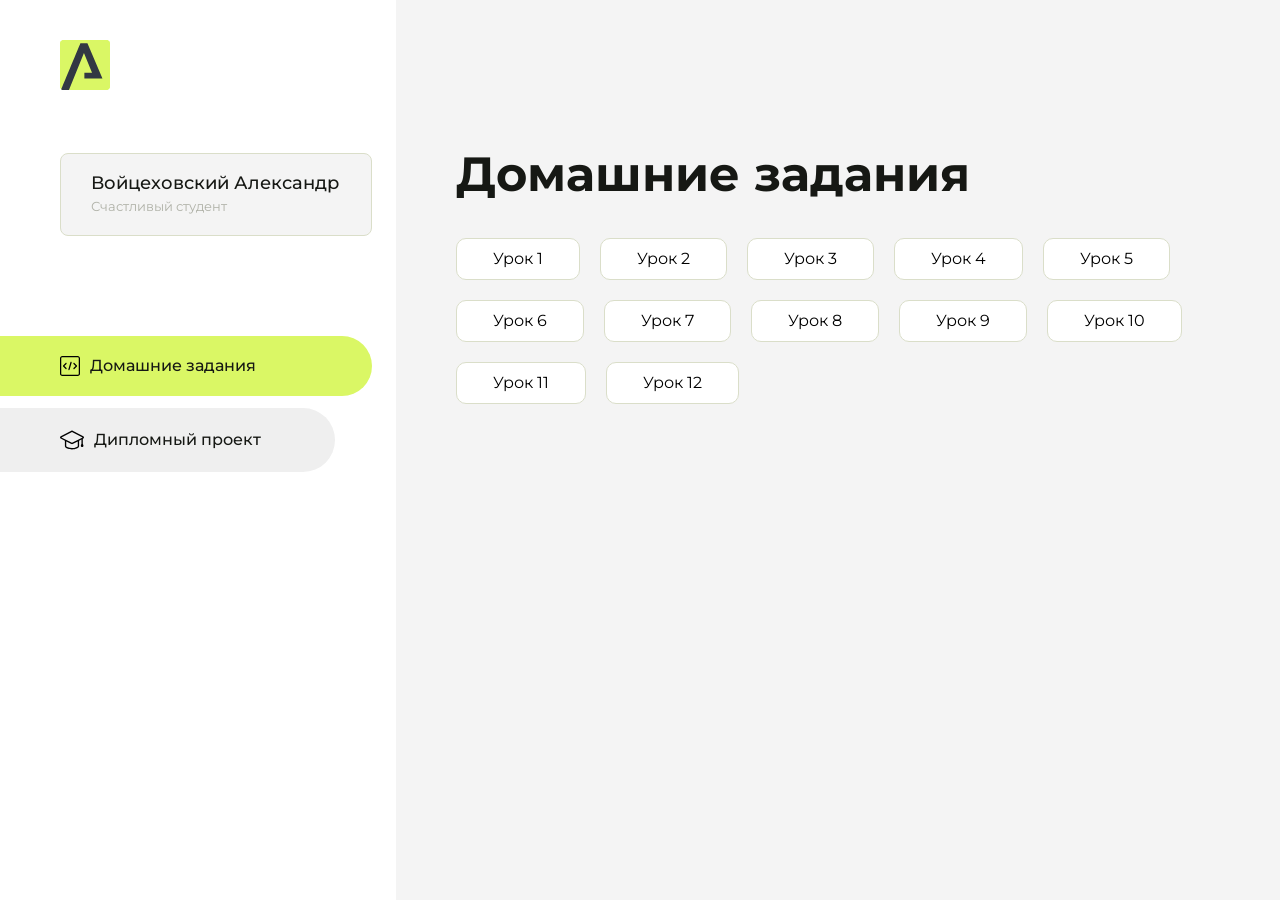
<file: index.html>
<!DOCTYPE html>
<html lang="en">
<head>
    <meta charset="UTF-8">
    <meta name="viewport" content="width=device-width, initial-scale=1.0">
    <title>Домашняя работа</title>
    <link rel="shortcut icon" href="src/logo.ico" type="image/x-icon">
    <link rel="preconnect" href="https://fonts.googleapis.com">
    <link rel="preconnect" href="https://fonts.gstatic.com" crossorigin>
    <link href="https://fonts.googleapis.com/css2?family=Montserrat:wght@400;500;700&family=Rubik:wght@500&display=swap"
          rel="stylesheet">
    <link rel="stylesheet" href="src/style.css">
</head>
<body id="body">
<div class="overlay" id="overlay"></div>
<div class="layout">
    <div class="burger" id="burger">
        <svg viewBox="0 0 24 24" fill="none" xmlns="http://www.w3.org/2000/svg">
            <g id="SVGRepo_bgCarrier" stroke-width="0"></g>
            <g id="SVGRepo_tracerCarrier" stroke-linecap="round" stroke-linejoin="round"></g>
            <g id="SVGRepo_iconCarrier">
                <path d="M4 18L20 18" stroke="#DAF765" stroke-width="2" stroke-linecap="round"></path>
                <path d="M4 12L20 12" stroke="#DAF765" stroke-width="2" stroke-linecap="round"></path>
                <path d="M4 6L20 6" stroke="#DAF765" stroke-width="2" stroke-linecap="round"></path>
            </g>
        </svg>
    </div>
    <aside class="sidebar" id="sidebar">
        <div class="sidebar__inner">
            <div class="logo">
                <svg width="50" height="50" viewBox="0 0 50 50" fill="none" xmlns="http://www.w3.org/2000/svg">
                    <g clip-path="url(#clip0_513_74730)">
                        <path d="M46.17 -0.257004H3.83C1.57281 -0.257004 -0.257 1.57281 -0.257 3.83V46.17C-0.257 48.4272 1.57281 50.257 3.83 50.257H46.17C48.4272 50.257 50.257 48.4272 50.257 46.17V3.83C50.257 1.57281 48.4272 -0.257004 46.17 -0.257004Z"
                              fill="#DAF765"/>
                        <path d="M24.375 38.4H42.461L27.441 3.1585H20.4355C20.4355 3.1585 6.7895 35.881 1.1945 49.294C2.015 50.0275 3.0945 50.257 3.6945 50.257H8.8445L23.954 13.07L32.0465 32.8285H24.375V38.4Z"
                              fill="#323843"/>
                    </g>
                    <defs>
                        <clipPath id="clip0_513_74730">
                            <rect width="50" height="50" fill="white"/>
                        </clipPath>
                    </defs>
                </svg>
            </div>
            <div class="sidebar__user">
                <div class="sidebar__name">Войцеховский Александр</div>
                <div class="sidebar__text">Счастливый студент</div>
            </div>
            <div class="sidebar__tabs">
                <div class="sidebar__item">
                    <button class="sidebar__button active" id="tasks">
                        <svg xmlns="http://www.w3.org/2000/svg" width="20" height="20" viewBox="0 0 20 20" fill="none">
                            <g clip-path="url(#clip0_704_74543)">
                                <path d="M17.7083 20H2.29167C1.0275 20 0 18.9725 0 17.7083V2.29167C0 1.0275 1.0275 0 2.29167 0H17.7083C18.9725 0 20 1.0275 20 2.29167V17.7083C20 18.9725 18.9725 20 17.7083 20ZM2.29167 1.25C1.7175 1.25 1.25 1.7175 1.25 2.29167V17.7083C1.25 18.2825 1.7175 18.75 2.29167 18.75H17.7083C18.2825 18.75 18.75 18.2825 18.75 17.7083V2.29167C18.75 1.7175 18.2825 1.25 17.7083 1.25H2.29167Z"
                                      fill="black"/>
                                <path d="M6.04167 13.125C5.88167 13.125 5.72167 13.0642 5.6 12.9417L3.1 10.4417C2.85583 10.1975 2.85583 9.80167 3.1 9.5575L5.6 7.0575C5.84417 6.81333 6.24 6.81333 6.48417 7.0575C6.72833 7.30167 6.72833 7.6975 6.48417 7.94167L4.42583 10L6.48417 12.0583C6.72833 12.3025 6.72833 12.6983 6.48417 12.9425C6.36167 13.0642 6.20167 13.125 6.04167 13.125Z"
                                      fill="black"/>
                                <path d="M8.95833 14.1667C8.9 14.1667 8.84 14.1583 8.78167 14.1417C8.45083 14.0442 8.26083 13.6967 8.35833 13.3658L10.4417 6.28251C10.5392 5.95084 10.8892 5.76417 11.2175 5.85917C11.5483 5.95667 11.7383 6.30417 11.6408 6.63501L9.5575 13.7183C9.47833 13.9908 9.22833 14.1667 8.95833 14.1667Z"
                                      fill="black"/>
                                <path d="M13.9583 13.125C13.7983 13.125 13.6383 13.0642 13.5167 12.9417C13.2725 12.6975 13.2725 12.3017 13.5167 12.0575L15.575 9.99916L13.5167 7.94083C13.2725 7.69666 13.2725 7.30083 13.5167 7.05666C13.7608 6.81249 14.1567 6.81249 14.4008 7.05666L16.9008 9.55666C17.145 9.80083 17.145 10.1967 16.9008 10.4408L14.4008 12.9408C14.2783 13.0642 14.1183 13.125 13.9583 13.125Z"
                                      fill="black"/>
                            </g>
                            <defs>
                                <clipPath id="clip0_704_74543">
                                    <rect width="20" height="20" fill="white"/>
                                </clipPath>
                            </defs>
                        </svg>
                        <span>Домашние задания</span></button>
                </div>
                <div class="sidebar__item">
                    <button class="sidebar__button" id="diplom">
                        <svg xmlns="http://www.w3.org/2000/svg" width="24" height="24" viewBox="0 0 24 24" fill="none">
                            <g clip-path="url(#clip0_704_74553)">
                                <path d="M23.2628 10.5971C23.7176 10.365 24 9.90375 24 9.39337C24 8.883 23.7176 8.42175 23.2628 8.18962L12.6135 2.75362C12.2291 2.55824 11.7705 2.55787 11.3854 2.75399L0.736875 8.19C0.282375 8.42175 0 8.883 0 9.39337C0 9.90375 0.282375 10.365 0.736875 10.5971L4.89038 12.7177V18.2074C4.89038 19.8154 8.412 21.393 12 21.393C15.5884 21.393 19.1096 19.815 19.1096 18.2074V12.7174L21.4609 11.517V15.8017L20.901 17.2305C20.7409 17.6389 20.7934 18.0994 21.0405 18.4616C21.2876 18.8246 21.6979 19.041 22.1366 19.041C22.5754 19.041 22.9852 18.8246 23.2324 18.462C23.4795 18.099 23.532 17.6385 23.3719 17.2301L22.8124 15.8021V10.827L23.2628 10.5971ZM17.7623 18.1721C17.6198 18.6375 15.3491 20.0419 12 20.0419C8.65088 20.0419 6.38025 18.6375 6.2415 18.2074V12.3037L6.23887 12.3019C6.23812 12.057 6.1065 11.8207 5.87325 11.7019L1.3515 9.39337L12 3.95737L22.6489 9.39337L12 14.8294L5.87325 11.7019C5.54063 11.5331 4.6695 11.6674 4.5 12C4.33012 12.3322 4.55813 12.5479 4.89038 12.7177L11.3857 16.0331C11.5781 16.1314 11.7889 16.1805 12 16.1805C12.2107 16.1805 12.4222 16.1314 12.6146 16.0331L17.7593 13.407L17.7623 18.1721Z"
                                      fill="black"/>
                            </g>
                            <defs>
                                <clipPath id="clip0_704_74553">
                                    <rect width="24" height="24" fill="white"/>
                                </clipPath>
                            </defs>
                        </svg>
                        <span>Дипломный проект</span></button>
                </div>
            </div>
        </div>

    </aside>
    <div class="content">
        <div class="container">
            <div class="content__block" id="tasksBlock">
                <div class="content__title">Домашние задания</div>
                <ul class="content__list">
                    <li class="content__list-item">
                        <a href="star/index.html">Урок 1</a>
                    </li>
                    <li class="content__list-item">
                        <a href="RAZMETKA/index.html">Урок 2</a>
                    </li>
                     <li class="content__list-item">
                        <a href="tables/index.html">Урок 3</a>
                    </li>
                     <li class="content__list-item">
                        <a href="form/index.html">Урок 4</a>
                    </li>
                     <li class="content__list-item">
                        <a href="Fit-Studio/index.html">Урок 5</a>
                    </li>
                     </li>
                     <li class="content__list-item">
                        <a href="flex-practice/index.html">Урок 6</a>
                    </li>
                    <li class="content__list-item">
                        <a href="form-2/index.html">Урок 7</a>
                    </li>
                     <li class="content__list-item">
                        <a href="Fit-Studio/main.html">Урок 8</a>
                    </li>
                    <li class="content__list-item">
                        <a href="Fit-Studio/main.html">Урок 9</a>
                    </li>
                    <li class="content__list-item">
                        <a href="Fit-Studio/main.html">Урок 10</a>
                    </li>
                <li class="content__list-item">
                        <a href="Fit-Studio/index.html">Урок 11</a>
                    </li>
                    <li class="content__list-item">
                        <a href="grid/index.html">Урок 12</a>
                    </li>



                </ul>
            </div>
            <div class="content__block hidden" id="diplomBlock">
                <div class="content__title">Дипломный проект</div>
                <div class="content__list-diplom">
                    <a href="ПАПКА-С-НОМЕРОМ-УРОКА">Ссылка на ДЗ</a>
                </div>
                <div class="content__decor">
                    <div class="content__decor-text">Давай проверим, чему ты научился!</div>
                    <div class="content__decor-img">
                        <img src="src/decor.png" alt="decor">
                    </div>
                </div>
            </div>
        </div>
    </div>
</div>
<script src="src/index.js"></script>
</body>
</html>
</file>
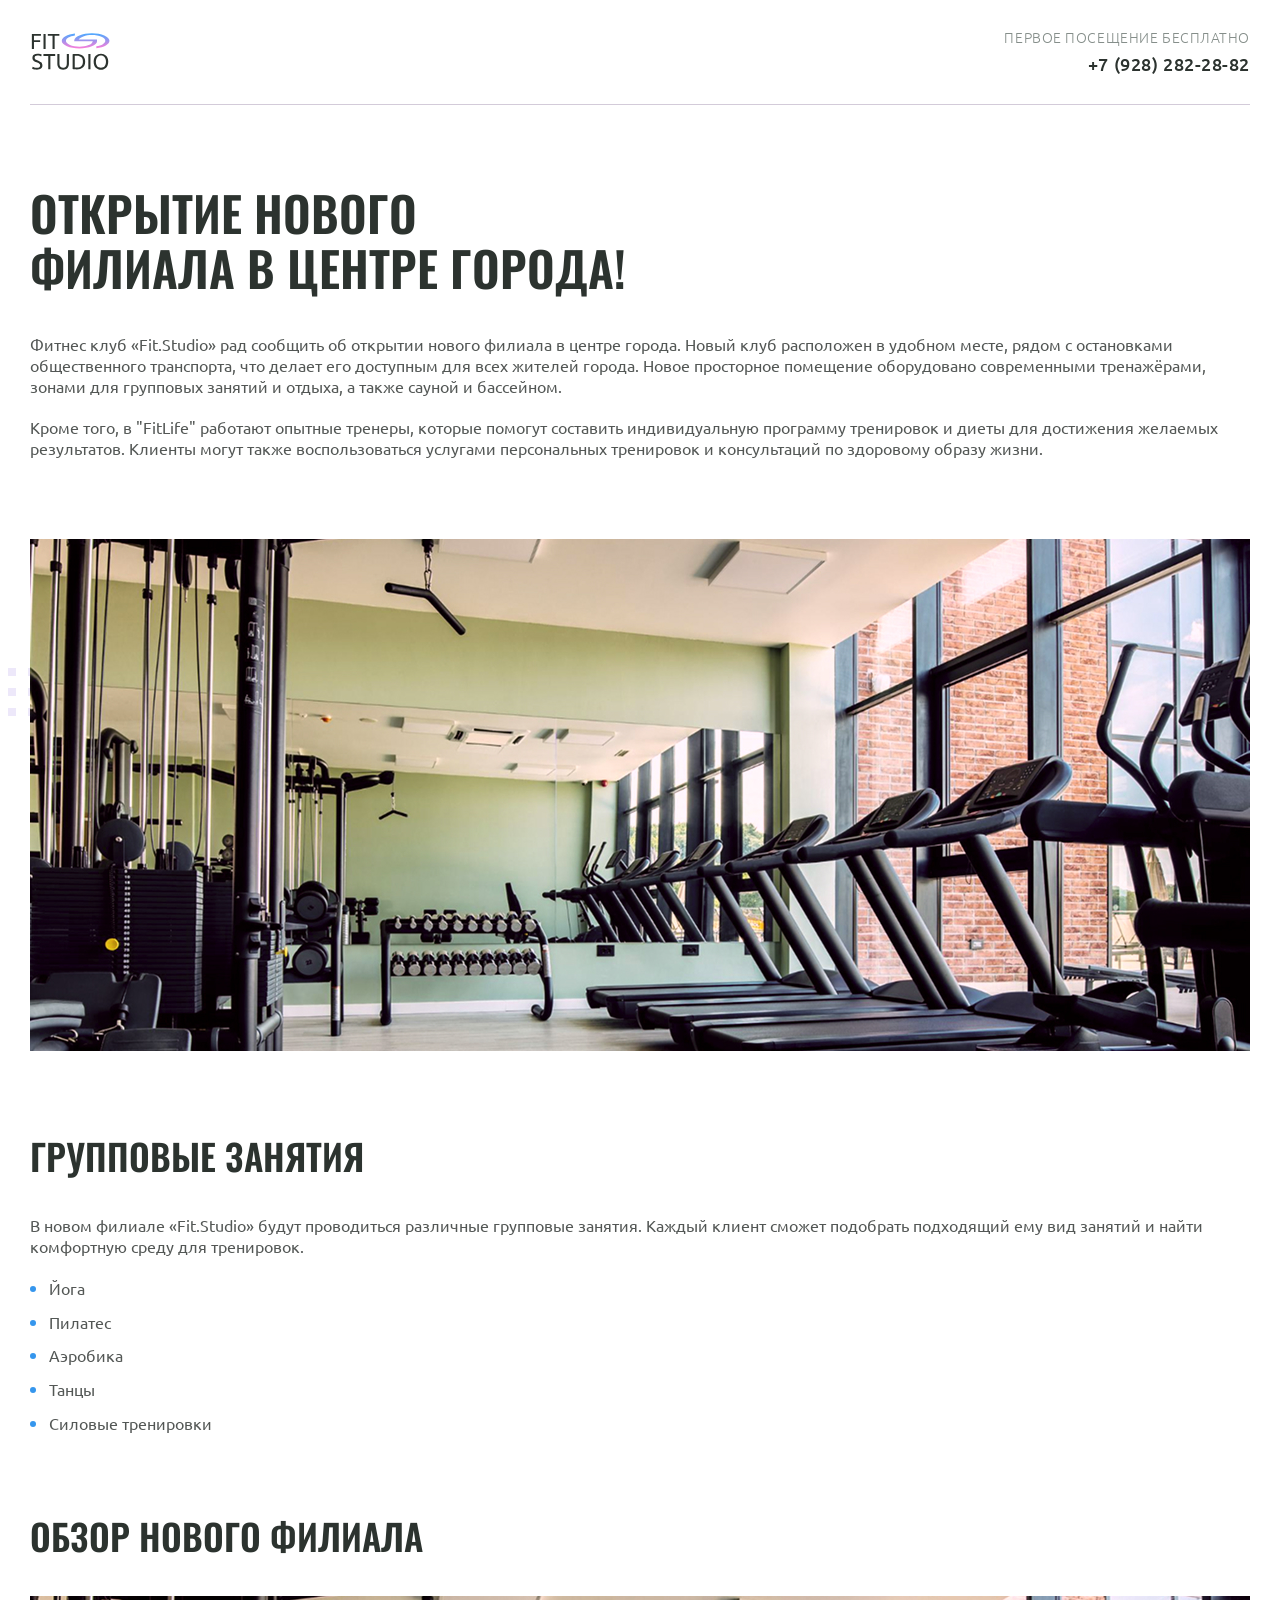
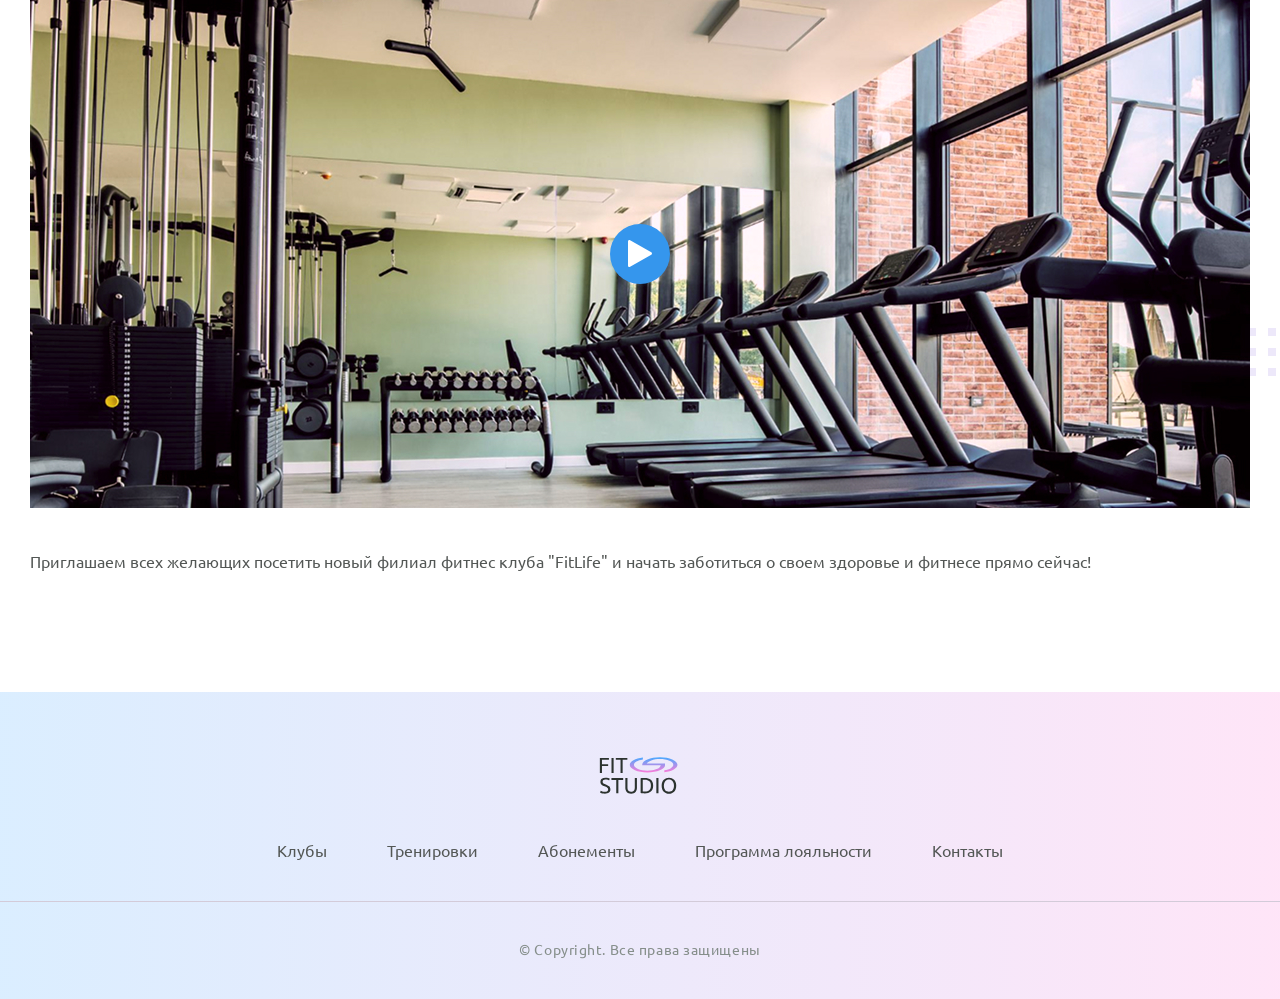
<file: Fit-Studio/index.html>
<!doctype html>
<html lang="ru ">
  <head>
    <meta charset="UTF-8" />
    <meta name="viewport" content="width=device-width, initial-scale=1.0" />
    <link rel="stylesheet" href="./css/normalize.css" />
    <link rel="stylesheet" href="./css/fonts.css" />
    <link rel="stylesheet" href="./css/globals.css" />
    <link rel="stylesheet" href="./css/header.css" />

    <link rel="stylesheet" href="./css/style.css" />
    <link rel="stylesheet" href="./css/footer.css" />

    <link rel="icon" href="././photos/favicon.svg" type="image/svg-xml" />

    <title>Fit-studio - Открытие нового филиала!</title>
  </head>
  <body>
    <header class="header-main">
      <div class="container">
        <div class="header-inner">
          <a href="./main.html">
            <img
              src="./photos/logo-icon.svg"
              width="84"
              height="45"
              alt="Логотип Fit-Studio"
            />
          </a>
          <div class="phone text-sub">
            <p>Первое посещение бесплатно</p>
            <a href="tel:+7 (928) 282-28-82">+7 (928) 282-28-82</a>
          </div>
        </div>
      </div>
    </header>
    <article class="article">
      <section class="article-mb-1">
        <div class="container article-mb-1">
          <h1 class="title-large">Открытие нового филиала в центре города!</h1>
          <p class="article-text">
            Фитнес клуб «Fit.Studio» рад сообщить об открытии нового филиала
            в центре города. Новый клуб расположен в удобном месте, рядом
            с остановками общественного транспорта, что делает его доступным
            для всех жителей города. Новое просторное помещение оборудовано
            современными тренажёрами, зонами для групповых занятий и отдыха,
            а также сауной и бассейном.
          </p>
          <p class="article-text">
            Кроме того, в "FitLife" работают опытные тренеры, которые помогут
            составить индивидуальную программу тренировок и диеты для достижения
            желаемых результатов. Клиенты могут также воспользоваться услугами
            персональных тренировок и консультаций по здоровому образу жизни.
          </p>
        </div>
        <div class="article-decor-wrapper article-decor-wrapper-1 decor">
          <div class="container">
            <img
              class="article-img"
              src="./photos/фотка.jpg"
              width="1220"
              height="512"
              alt="изображение с тренажерами"
            />
          </div>
        </div>
      </section>
      <section class="article-mb-1">
        <div class="container">
          <h2 class="title-large title-2nd">Групповые занятия</h2>
          <p class="article-text">
            В новом филиале «Fit.Studio» будут проводиться различные групповые
            занятия. Каждый клиент сможет подобрать подходящий ему вид занятий
            и найти комфортную среду для тренировок.
          </p>
          <ul class="article-list article-text">
            <li class="article-points">Йога</li>
            <li class="article-points">Пилатес</li>
            <li class="article-points">Аэробика</li>
            <li class="article-points">Танцы</li>
            <li class="article-points">Силовые тренировки</li>
          </ul>
        </div>
      </section>

      <div class="container">
        <h2 class="title-large title-2nd">Обзор нового филиала</h2>
      </div>

      <div class="article-decor-wrapper article-mb-2 decor">
        <div class="container">
          <button class="article-play-button">
            <img
              class="play-in-button"
              src="./photos/Polygon 1.svg"
              width="24"
              height="24"
              alt=" "
            />
          </button>

          <img
            class="article-img"
            src="./photos/фотка.jpg"
            width="1220px"
            alt="изображение с тренажерами"
          />
        </div>
      </div>
      <div class="container">
        <p class="article-text">
          Приглашаем всех желающих посетить новый филиал фитнес клуба "FitLife"
          и начать заботиться о своем здоровье и фитнесе прямо сейчас!
        </p>
      </div>
    </article>
    <footer class="footer-main">
      <div class="footer-top">
        <div class="container">
          <a class="footer-logo" href="/">
            <img
              src="./photos/logo-icon.svg"
              width="84"
              height="45"
              alt="Логотип Fit-Studio"
            />
          </a>
          <nav class="menu">
            <ul>
              <li><a href="#">Клубы</a></li>
              <li><a href="#">Тренировки</a></li>
              <li><a href="#">Абонементы</a></li>
              <li><a href="#">Программа лояльности </a></li>
              <li><a href="#">Контакты</a></li>
            </ul>
          </nav>
        </div>
      </div>
      <div class="container">
        <p class="copyright">&copy; Copyright. Все права защищены</p>
      </div>
    </footer>
  </body>
</html>
</file>
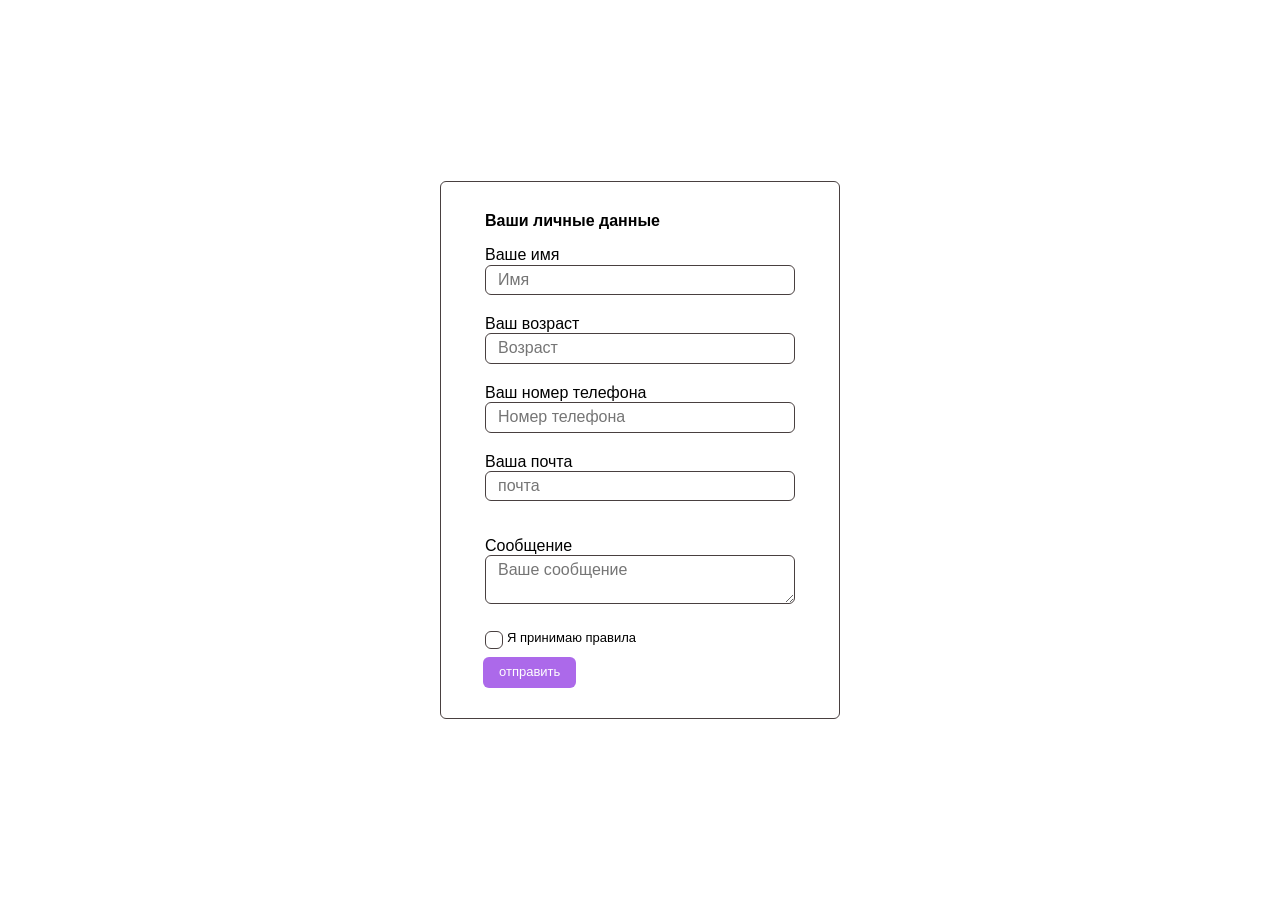
<file: form-2/index.html>
<!doctype html>
<html lang="en">
  <head>
    <meta charset="UTF-8" />
    <meta name="viewport" content="width=device-width, initial-scale=1.0" />
    <link rel="stylesheet" href="style.css" />
    <link rel="stylesheet" href="normalize.css">
    <title>Forma</title>
  </head>
  <body>
    <form class="form">
      <fieldset class="group">
        <legend class="title">Ваши личные данные</legend>
        <label for="name">Ваше имя</label>
        <input
          name="name"
          id="name"
          class="input"
          type="text"
          placeholder="Имя"
          required
        />
        <label for="age">Ваш возраст</label>
        <input
          name="age"
          id="age"
          class="input"
          type="number"
          placeholder="Возраст"
          required
        />
        <label for="tel">Ваш номер телефона</label>
        <input
          name="tel"
          id="tel"
          class="input"
          type="tel"
          placeholder="Номер телефона"
          required
        />
        <label for="mail">Ваша почта</label>
        <input
          name="mail"
          id="mail"
          class="input"
          type="email"
          placeholder="почта"
          required
        />
      </fieldset>

      <fieldset class="group">
        <label class="label" for="massage"> Сообщение</label>
        <textarea class="textarea" name="massage" id="massage" placeholder="Ваше сообщение" ></textarea>
        <label class="check">
            <input class="checkbox" type="checkbox" name="checkbox" required>
            Я принимаю правила
        </label>
      </fieldset>
      <button class="button" disabled> отправить</button>
    </form>
  </body>
</html>
</file>
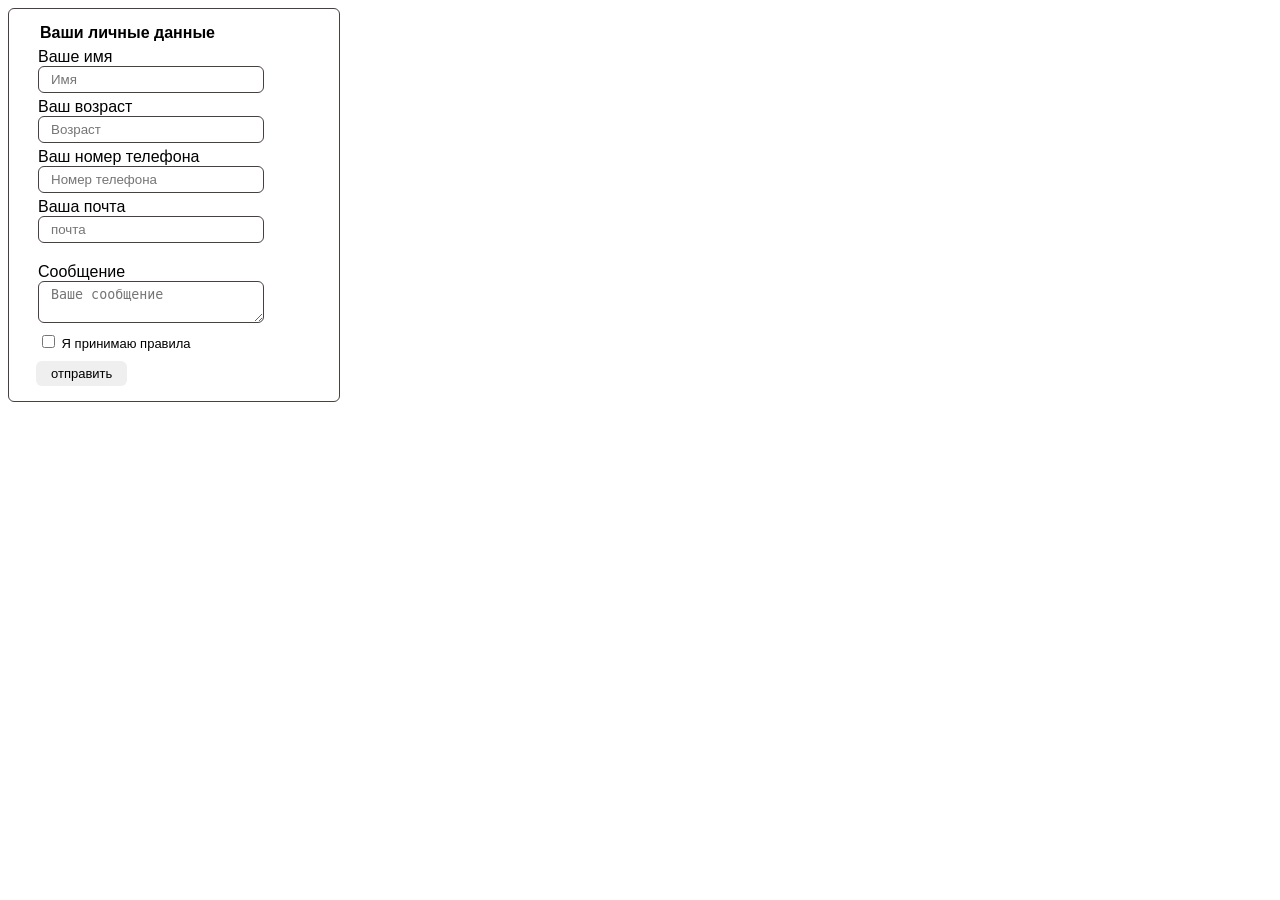
<file: form/index.html>
<!doctype html>
<html lang="en">
  <head>
    <meta charset="UTF-8" />
    <meta name="viewport" content="width=device-width, initial-scale=1.0" />
    <link rel="stylesheet" href="style.css" />
    <title>Forma</title>
  </head>
  <body>
    <form class="form">
      <fieldset class="group">
        <legend class="title">Ваши личные данные</legend>
        <label for="name">Ваше имя</label>
        <input
          name="name"
          id="name"
          class="input"
          type="text"
          placeholder="Имя"
          required
        />
        <label for="age">Ваш возраст</label>
        <input
          name="age"
          id="age"
          class="input"
          type="number"
          placeholder="Возраст"
          required
        />
        <label for="tel">Ваш номер телефона</label>
        <input
          name="tel"
          id="tel"
          class="input"
          type="tel"
          placeholder="Номер телефона"
          required
        />
        <label for="mail">Ваша почта</label>
        <input
          name="mail"
          id="mail"
          class="input"
          type="email"
          placeholder="почта"
          required
        />
      </fieldset>

      <fieldset class="group">
        <label class="label" for="massage"> Сообщение</label>
        <textarea class="textarea" name="massage" id="massage" placeholder="Ваше сообщение" ></textarea>
        <label class="check">
            <input type="checkbox" name="checkbox" required>
            Я принимаю правила
        </label>
      </fieldset>
      <button class="button"> отправить</button>
    </form>
  </body>
</html>
</file>
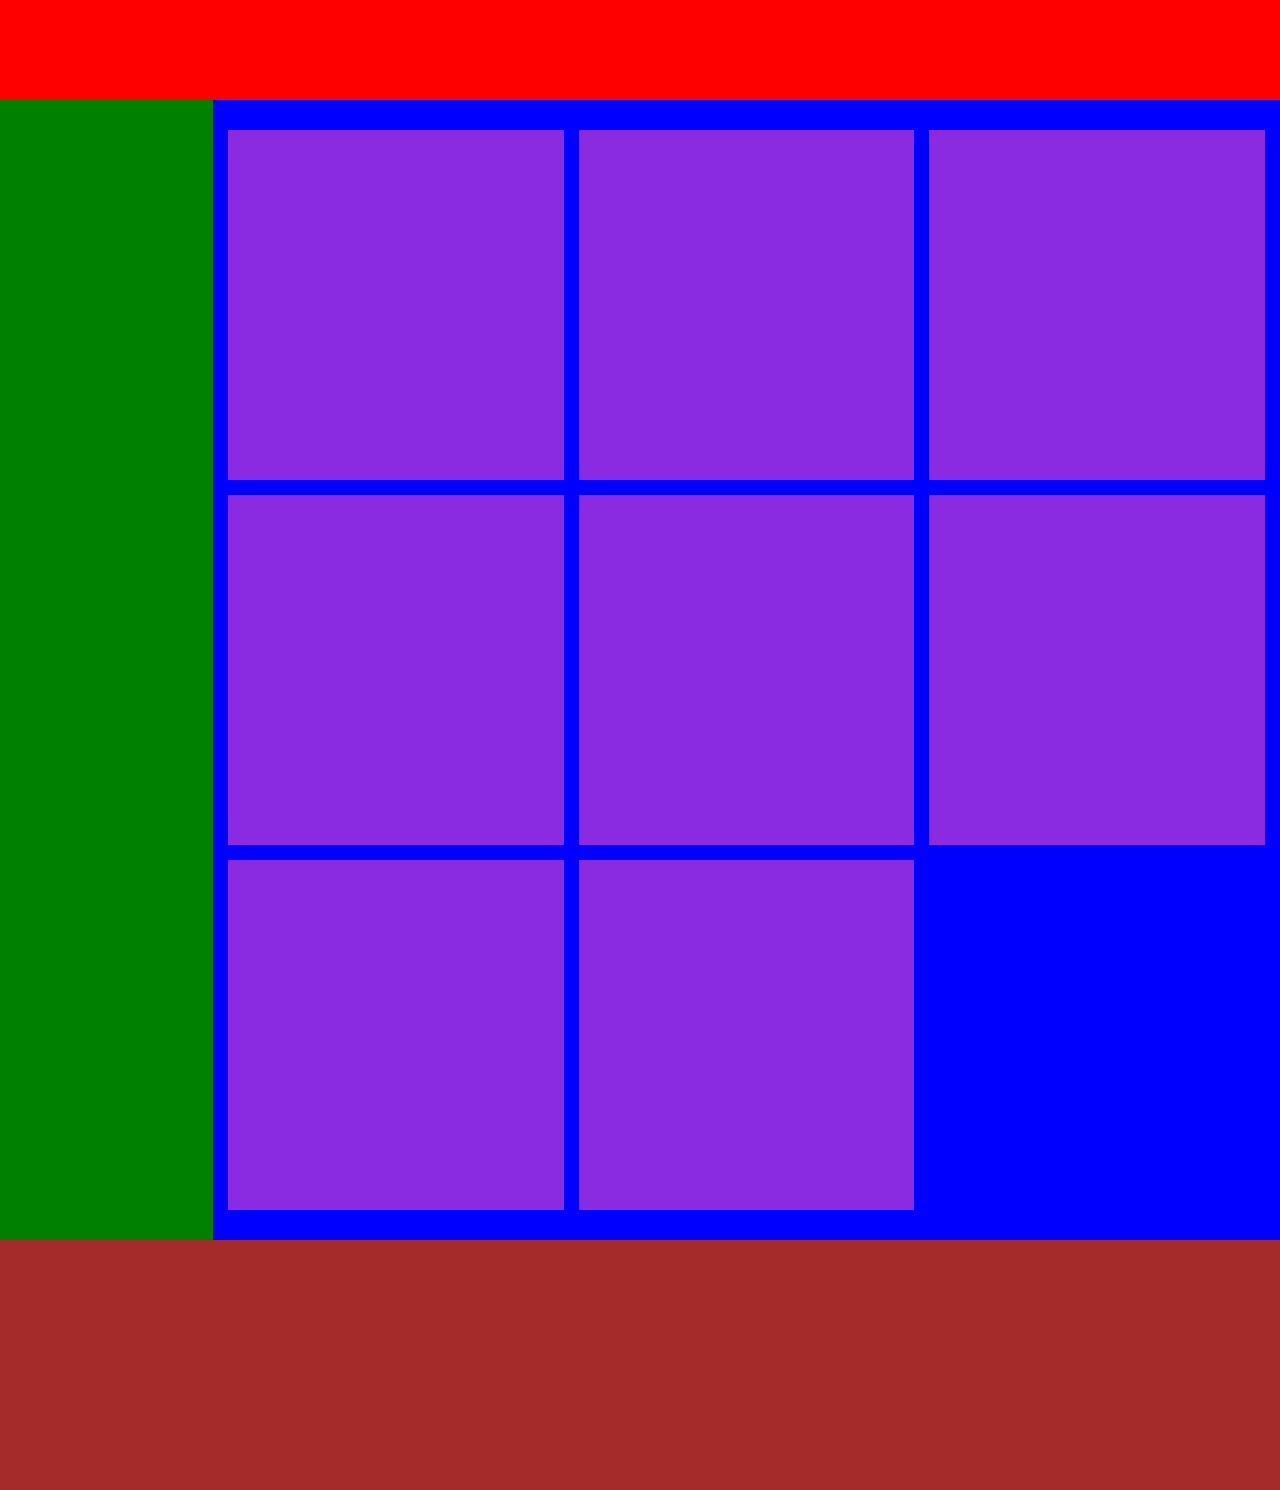
<file: grid/index.html>
<!doctype html>
<html lang="en">
  <head>
    <meta charset="UTF-8" />
    <meta name="viewport" content="width=device-width, initial-scale=1.0" />
    <link rel="stylesheet" href="./style.css" />
    <title>pr-grid</title>
  </head>
  <body>
    <div class="wrapper">
      <header class="header"></header>
      <aside class="aside"></aside>
      <main class="main">
        <div class="container">
          <article class="article"></article>
          <article class="article"></article>
          <article class="article"></article>
          <article class="article"></article>
          <article class="article"></article>
          <article class="article"></article>
          <article class="article"></article>
          <article class="article"></article>
        </div>
      </main>
      <footer class="footer"></footer>
    </div>
  </body>
</html>
</file>
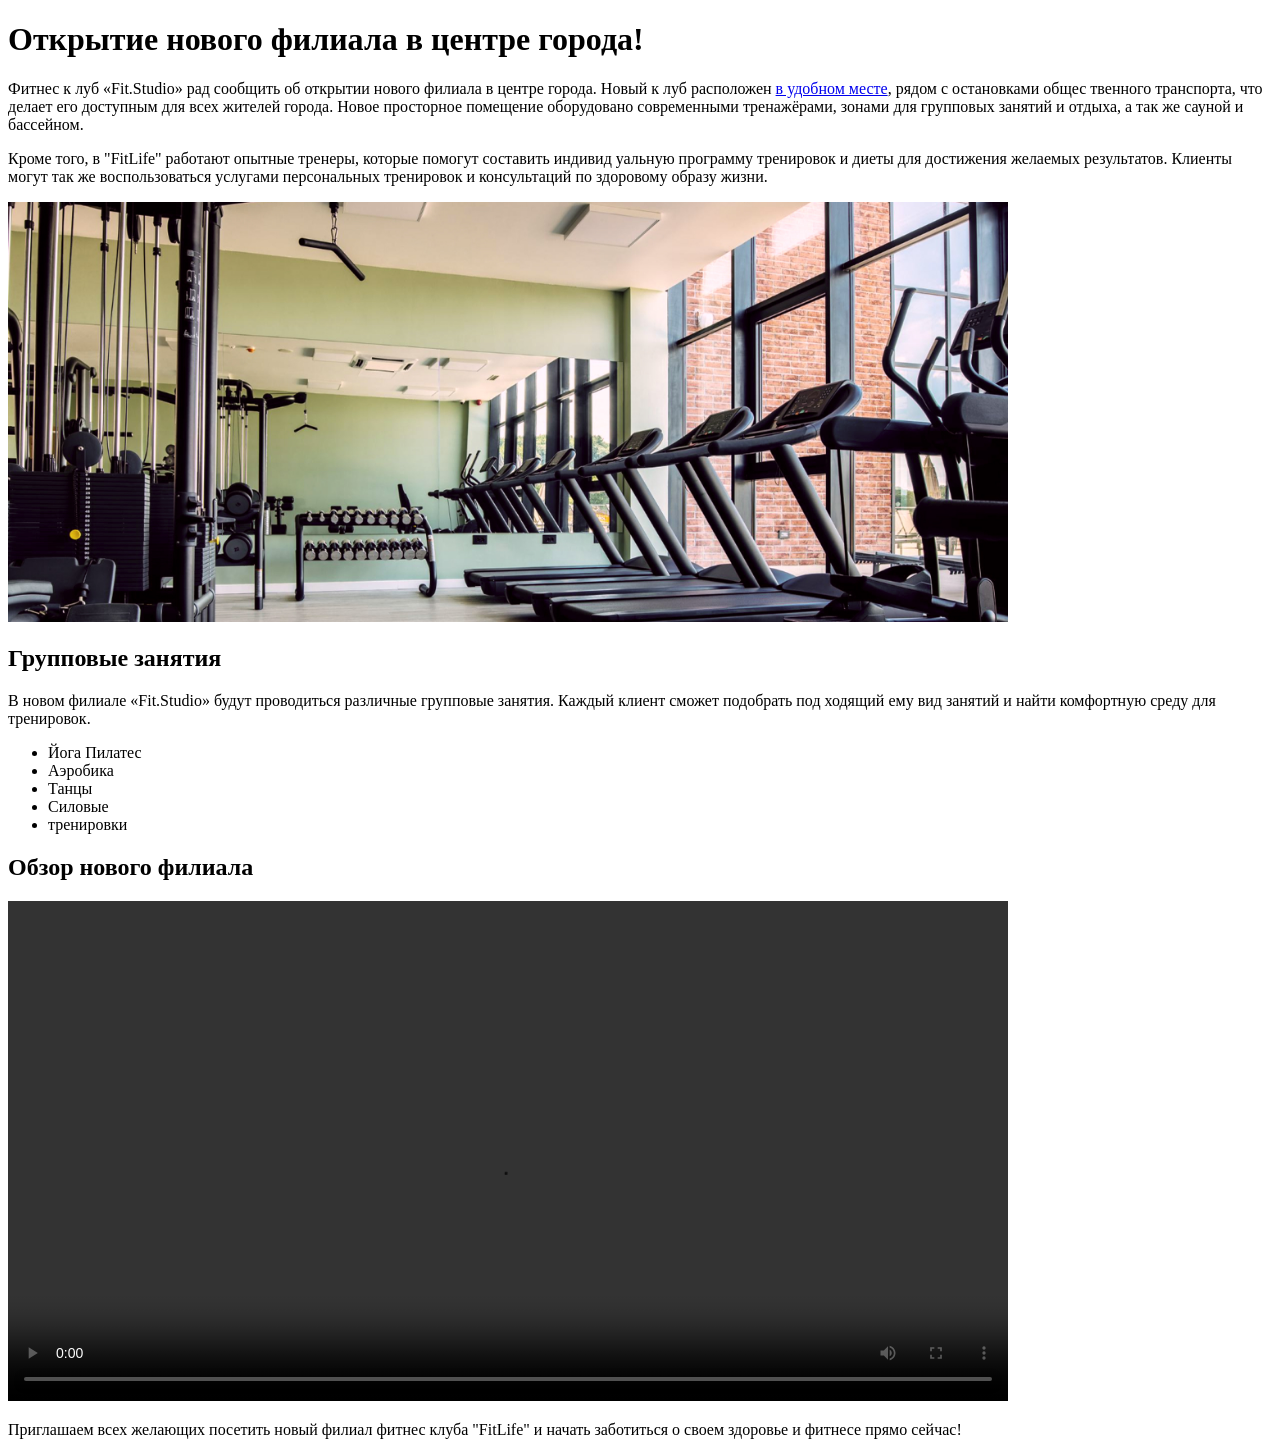
<file: RAZMETKA/index.html>
<!doctype html>
<html lang="ru">
  <head>
    <meta charset="UTF-8" />
    <meta name="viewport" content="width=device-width, initial-scale=1.0" />
    <title>Разметка Страницы</title>
  </head>
  <body>
    <h1>Открытие нового филиала в центре города!</h1>
    <p>
      Фитнес к луб «Fit.Studio» рад сообщить об открытии нового филиала в центре
      города. Новый к луб расположен <a href="#">в удобном месте</a>, рядом с
      остановками общес твенного транспорта, что делает его доcтупным для всех
      жителей города. Новое просторное помещение оборудовано современными
      тренажёрами, зонами для групповых занятий и отдыха, а так же сауной и
      бассейном.
    </p>
    <p>
      Кроме того, в "FitLife" работают опытные тренеры, которые помогут
      составить индивид уальную программу тренировок и диеты для достижения
      желаемых результатов. Клиенты могут так же воспользоваться услугами
      персональных тренировок и консультаций по здоровому образу жизни.
    </p>
    <img
      src="./gym-image.jpg"
      width="1000"
      alt="открытое светлое пространство с тренажерами"
    />
    <h2>Групповые занятия</h2>
    <p>
      В новом филиале «Fit.Studio» будут проводиться различные групповые
      занятия. Каждый клиент сможет подобрать под ходящий ему вид занятий и
      найти комфортную среду для тренировок.
    </p>
    <ul>
      <li>Йога Пилатес</li>
      <li>Аэробика</li>
      <li>Танцы</li>
      <li>Силовые</li>
      <li>тренировки</li>
    </ul>
    <h2>Обзор нового филиала</h2>
    <video src="./gym-video.mp4" width="1000" controls></video>
    <p>
      Приглашаем всех желающих посетить новый филиал фитнес клуба "FitLife" и
      начать заботиться о своем здоровье и фитнесе прямо сейчас!
    </p>
  </body>
</html>
</file>
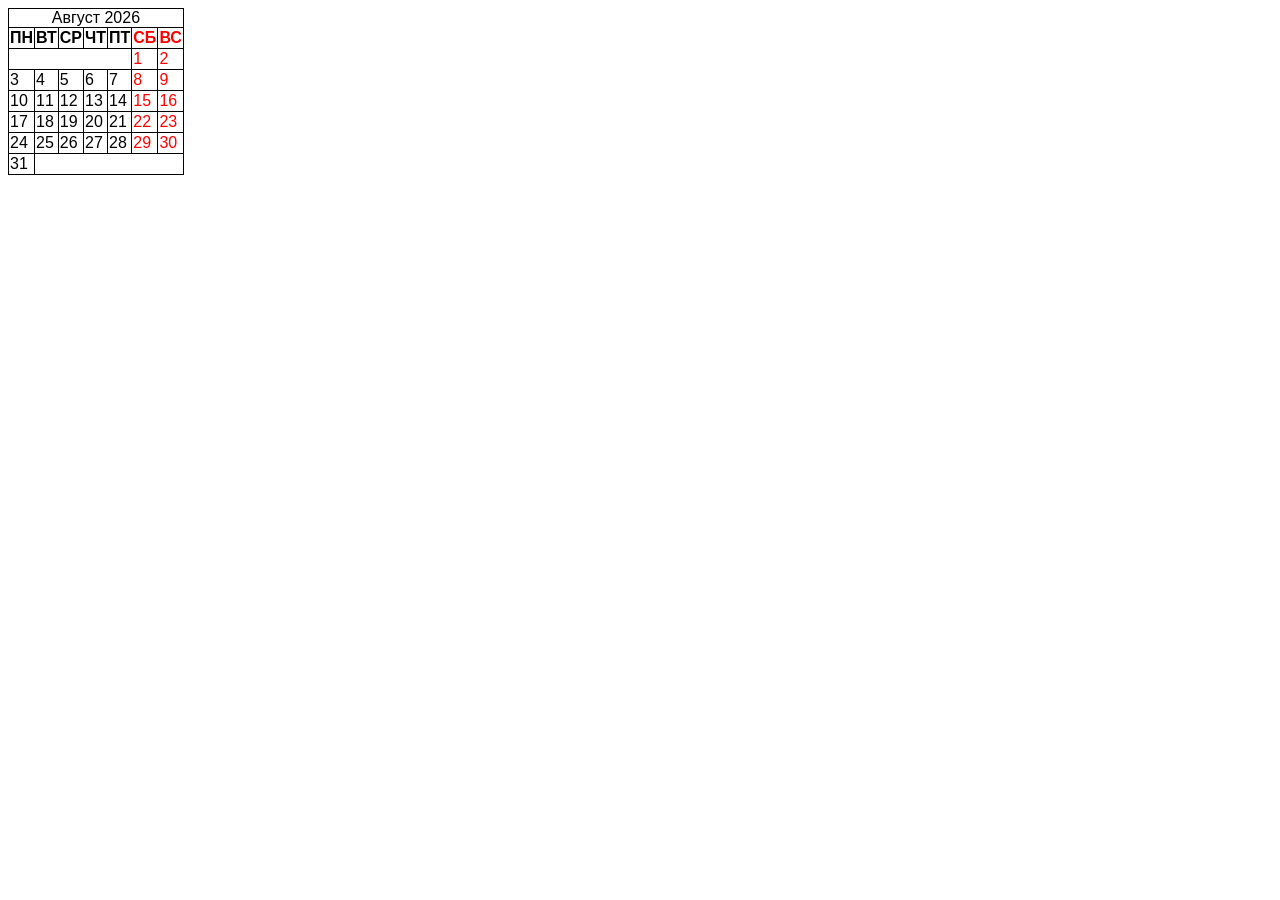
<file: tables/index.html>
<!doctype html>
<html lang="ru">
  <head>
    <meta charset="UTF-8" />
    <link rel="stylesheet" href="style.css" />
    <meta name="viewport" content="width=device-width, initial-scale=1.0" />
    <title>Tables (lesson 3)</title>
  </head>
  <body>
    <table>
      <caption>
        Август 2026
      </caption>
      <thead>
        <tr>
          <th>ПН</th>
          <th>ВТ</th>
          <th>СР</th>
          <th>ЧТ</th>
          <th>ПТ</th>
          <th class="kaifuem">СБ</th>
          <th class="kaifuem">ВС</th>
        </tr>
      </thead>
      <tbody>
        <tr>
          <td colspan="5"></td>
          <td class="kaifuem">1</td>
          <td class="kaifuem">2</td>
        </tr>
        <tr>
          <td>3</td>
          <td>4</td>
          <td>5</td>
          <td>6</td>
          <td>7</td>
          <td class="kaifuem">8</td>
          <td class="kaifuem">9</td>
        </tr>
        <tr>
          <td>10</td>
          <td>11</td>
          <td>12</td>
          <td>13</td>
          <td>14</td>
          <td class="kaifuem">15</td>
          <td class="kaifuem">16</td>
        </tr>
        <tr>
          <td>17</td>
          <td>18</td>
          <td>19</td>
          <td>20</td>
          <td>21</td>
          <td class="kaifuem">22</td>
          <td class="kaifuem">23</td>
        </tr>
        <tr>
          <td>24</td>
          <td>25</td>
          <td>26</td>
          <td>27</td>
          <td>28</td>
          <td class="kaifuem">29</td>
          <td class="kaifuem">30</td>
        </tr>
        <tr>
          <td>31</td>
          <td colspan="6"></td>
        </tr>
      </tbody>
    </table>
  </body>
</html>
</file>
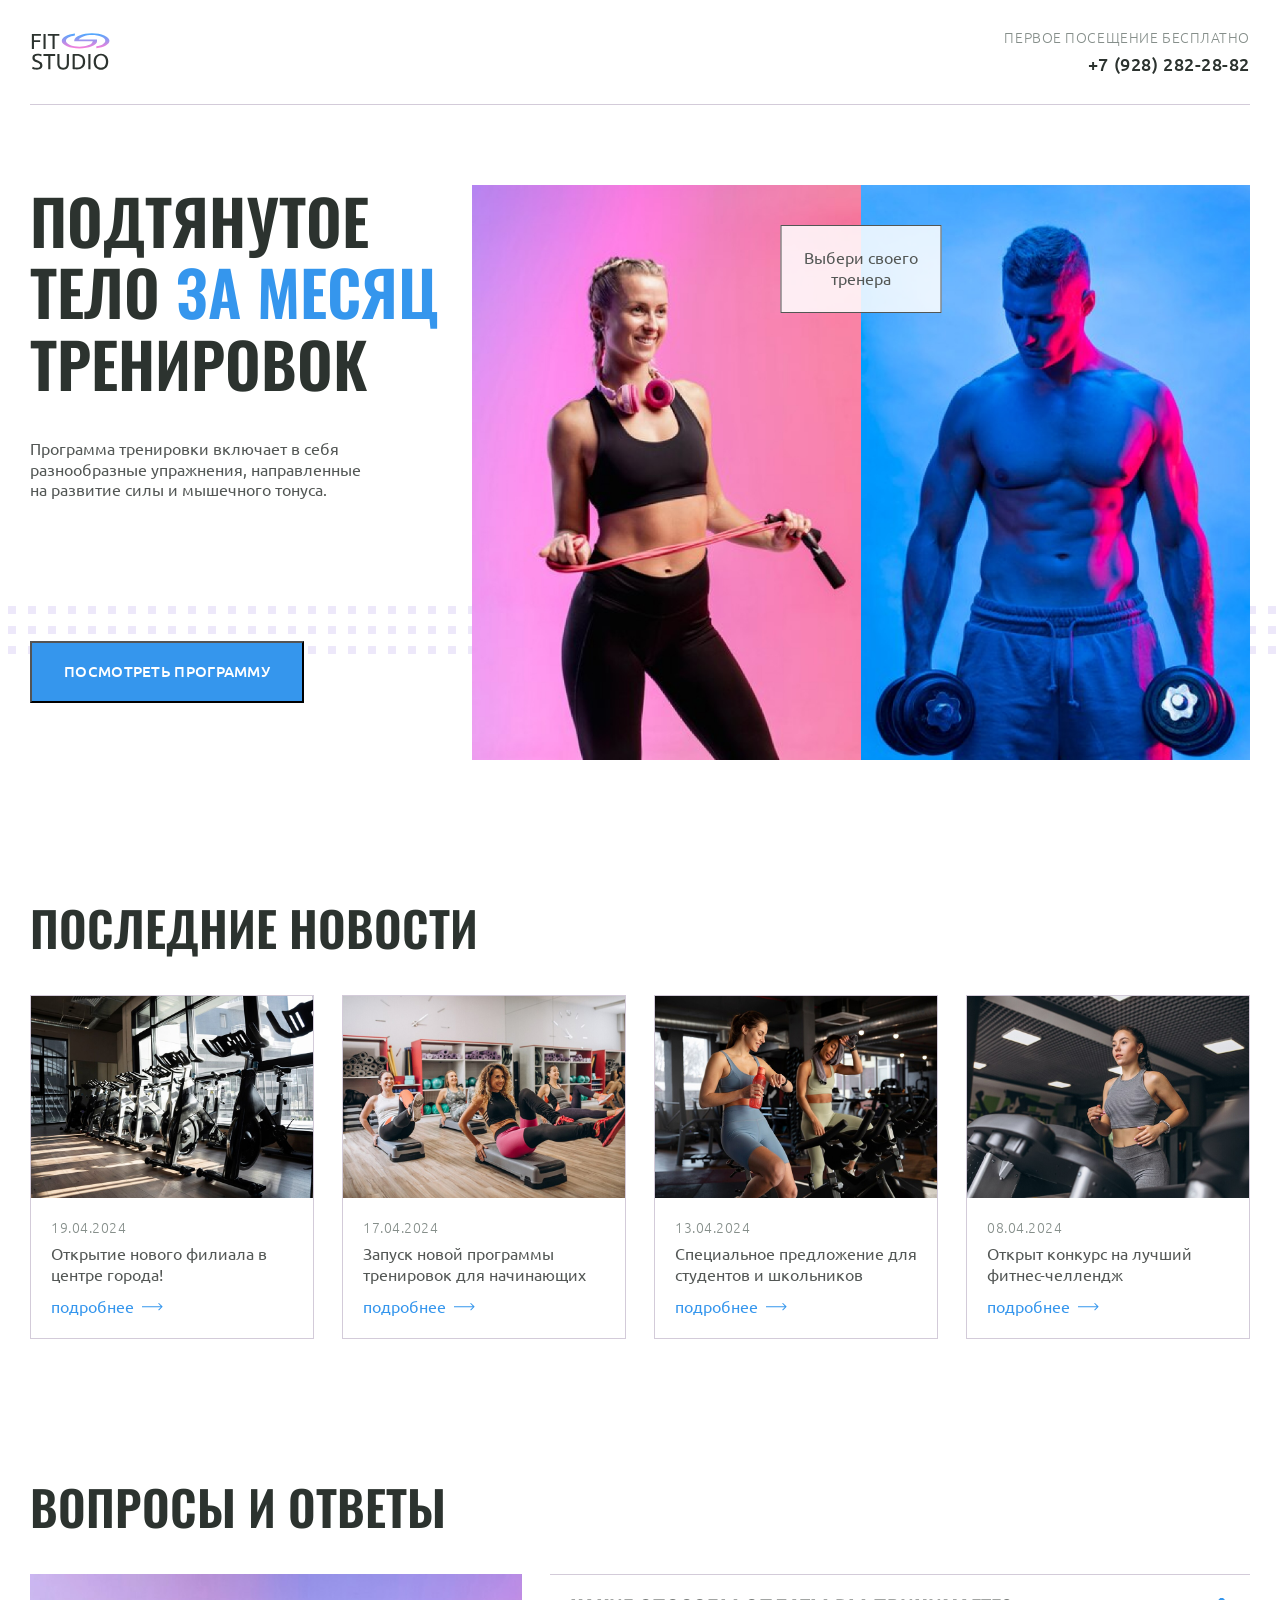
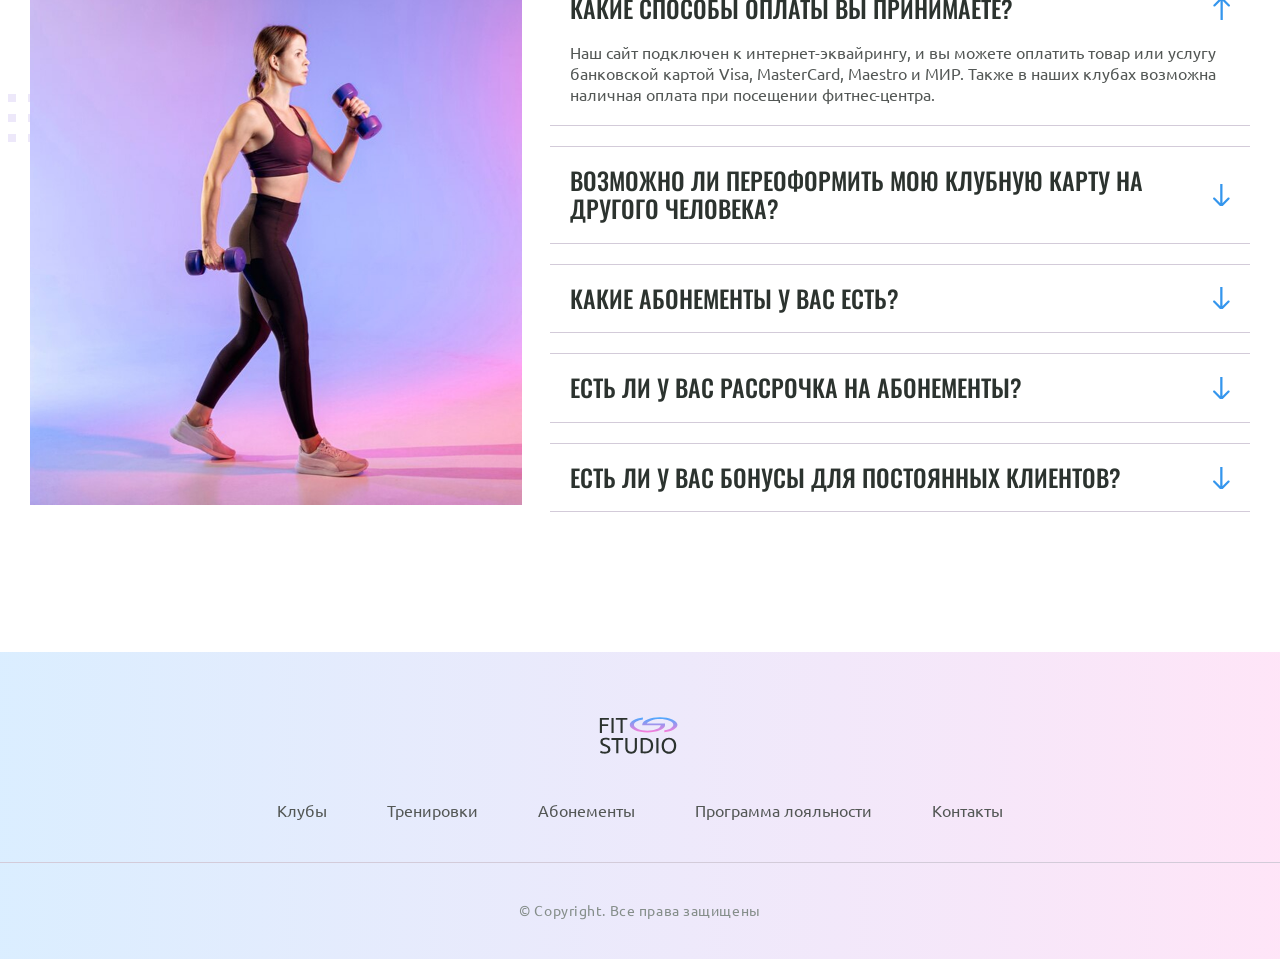
<file: Fit-Studio/main.html>
<!doctype html>
<html lang="ru" class="home-page">
  <head>
    <meta charset="UTF-8" />
    <meta name="viewport" content="width=device-width, initial-scale=1.0" />
    <link rel="stylesheet" href="./css/normalize.css" />
    <link rel="stylesheet" href="./css/fonts.css" />
    <link rel="stylesheet" href="./css/globals.css" />
    <link rel="stylesheet" href="./css/header.css" />
    <link rel="stylesheet" href="./css/main.css" />
    <link rel="stylesheet" href="./css/footer.css" />
    <link
      rel="icon"
      href="./photos/favicon.svg"
      type="image/svg-xml"
      sizes="128x128"
    />

    <title>Fit-studio - Главная</title>
  </head>
  <body>
    <header class="header-main">
      <div class="container">
        <div class="header-inner">
          <a href="/">
            <img
              src="./photos/logo-icon.svg"
              width="84"
              height="45"
              alt="Логотип Fit-Studio"
            />
          </a>
          <div class="phone text-sub">
            <p>Первое посещение бесплатно</p>
            <a href="tel:+7 (928) 282-28-82">+7 (928) 282-28-82</a>
          </div>
        </div>
      </div>
    </header>
    <section class="hero decor section">
      <div class="container hero-container">
        <div class="hero-info">
          <h1>Подтянутое тело <strong>за месяц</strong> тренировок</h1>
          <p class="text">
            Программа тренировки включает в себя разнообразные упражнения,
            направленные на развитие силы и мышечного тонуса.
          </p>
          <button class="button" href="#">Посмотреть программу</button>
        </div>
        <div class="hero-images">
          <p class="hero-choose text">Выбери своего тренера</p>
          <img
            src="./photos/Trainer-girl.jpg"
            
            width="347"
            height="513"
            alt="тренер девушка"
          />
          <img
            src="./photos/trainer-man.jpg"
            width="353"
            height="513"
            alt="тренер мужчина"
          />
        </div>
      </div>
    </section>
    <section class="news section">
      <div class="container">
        <h2 class="title-large">последние новости</h2>
        <div class="news-container">
          <article class="news-article">
            <header>
              <img
                src="./photos/news-imgs/Article-1.jpg"
                width="284"
                height="203"
                alt="на фото беговые тренажеры"
              />
              <div class="news-info">
                <time class="news-date text-sub" datetime="2024-04-19"
                  >19.04.2024</time
                >
                <h3 class="text">Открытие нового филиала в центре города!</h3>
              </div>
            </header>
            <footer>
              <a class="news-link" href="./index.html"> подробнее </a>
            </footer>
          </article>
          <article class="news-article">
            <header>
              <img
                src="./photos/news-imgs/Article-2.jpg"
                width="284"
                height="203"
                alt="группа женщин занимается спортом"
              />
              <div class="news-info">
                <time class="news-date text-sub" datetime="2024-04-17"
                  >17.04.2024</time
                >
                <h3 class="text">
                  Запуск новой программы тренировок для начинающих
                </h3>
              </div>
            </header>
            <footer>
              <a class="news-link" href="./index.html"> подробнее </a>
            </footer>
          </article>
          <article class="news-article">
            <header>
              <img
                src="./photos/news-imgs/Article-3.jpg"
                width="284"
                height="203"
                alt="женщины занимаются на велодорожках"
              />
              <div class="news-info">
                <time class="news-date text-sub" datetime="2024-04-13"
                  >13.04.2024</time
                >
                <h3 class="text">
                  Специальное предложение для студентов и школьников
                </h3>
              </div>
            </header>
            <footer>
              <a class="news-link" href="./index.html"> подробнее </a>
            </footer>
          </article>
          <article class="news-article">
            <header>
              <img
                src="./photos/news-imgs/Article-4.png"
                width="284"
                height="203"
                alt="женщина занимается на беговой дорожке"
              />
              <div class="news-info">
                <time class="news-date text-sub" datetime="2024-04-08"
                  >08.04.2024</time
                >
                <h3 class="text">Открыт конкурс на лучший фитнес-челлендж</h3>
              </div>
            </header>
            <footer>
              <a class="news-link" href="./index.html"> подробнее </a>
            </footer>
          </article>
        </div>
      </div>
    </section>
    <section class="faq section decor">
   <div class="container"><h2 class="title-large">Вопросы и ответы</h2>
      <div class="faq-container">
        <img
          src="./photos/F&Q.jpg"
          width="492"
          height="531"
          alt="спортивная девушка с гантелями"
        />
        <div>
          <details name="faq" open>
            <summary class="title-medium">Какие способы оплаты вы принимаете?</summary>
            <p class="text">
              Наш сайт подключен к интернет-эквайрингу, и вы можете оплатить
              товар или услугу банковской картой Visa, MasterCard, Maestro и
              МИР. Также в наших клубах возможна наличная оплата при посещении
              фитнес-центра.
            </p>
          </details>

          <details name="faq">
            <summary class="title-medium">Возможно ли переоформить мою клубную карту на другого человека?</summary>
            <p class="text">
              Наш сайт подключен к интернет-эквайрингу, и вы можете оплатить
              товар или услугу банковской картой Visa, MasterCard, Maestro и
              МИР. Также в наших клубах возможна наличная оплата при посещении
              фитнес-центра.
            </p>
          </details>
          <details name="faq">
            <summary class="title-medium">Какие абонементы у вас есть?</summary>
            <p class="text">
              Наш сайт подключен к интернет-эквайрингу, и вы можете оплатить
              товар или услугу банковской картой Visa, MasterCard, Maestro и
              МИР. Также в наших клубах возможна наличная оплата при посещении
              фитнес-центра.
            </p>
          </details>
          <details name="faq">
            <summary class="title-medium">Есть ли у вас рассрочка на абонементы?</summary>
            <p class="text">
              Наш сайт подключен к интернет-эквайрингу, и вы можете оплатить
              товар или услугу банковской картой Visa, MasterCard, Maestro и
              МИР. Также в наших клубах возможна наличная оплата при посещении
              фитнес-центра.
            </p>
          </details>
          <details name="faq">
            <summary class="title-medium">Есть ли у вас бонусы для постоянных клиентов?</summary>
            <p class="text">
              Наш сайт подключен к интернет-эквайрингу, и вы можете оплатить
              товар или услугу банковской картой Visa, MasterCard, Maestro и
              МИР. Также в наших клубах возможна наличная оплата при посещении
              фитнес-центра.
            </p>
          </details>
        </div>
    </section>

    <footer class="footer-main">
      <div class="footer-top">
        <div class="container">
          <a class="footer-logo" href="/">
            <img
              src="./photos/logo-icon.svg"
              width="84"
              height="45"
              alt="Логотип Fit-Studio"
            />
          </a>
          <nav class="menu">
            <ul>
              <li><a href="#">Клубы</a></li>
              <li><a href="#">Тренировки</a></li>
              <li><a href="#">Абонементы</a></li>
              <li><a href="#">Программа лояльности </a></li>
              <li><a href="#">Контакты</a></li>
            </ul>
          </nav>
        </div>
      </div>
      <div class="container">
        <p class="copyright">&copy; Copyright. Все права защищены</p>
      </div>
    </footer>
  </body>
</html>
</file>
<file: src/style.css>
*{padding: 0;margin: 0;border: 0;}
*,*:before,*:after{-webkit-box-sizing: border-box;box-sizing: border-box;}
:focus,:active{outline: none;}
a:focus,a:active{outline: none;}
nav,footer,header,aside{display: block;}
html,body{
    height:100%;width:100%;
    font-size:100%;line-height:1;-ms-text-size-adjust:100%;-moz-text-size-adjust:100%;-webkit-text-size-adjust:100%;}
input,button,textarea{font-family:inherit;}
input::-ms-clear{display: none;}
button{cursor: pointer;}
button::-moz-focus-inner{padding:0;border:0;}
a,a:visited{text-decoration: none;}
a:hover{text-decoration: none;}
ul li{list-style: none;}
img{vertical-align: top;}
h1,h2,h3,h4,h5,h6{font-size:inherit;font-weight: inherit;}
a{color:inherit;}



body {
    font-family: "Montserrat",SansSerif;
    color: black;
}

body.overflow {
    overflow: hidden;
}



.layout {
    display: -webkit-box;
    display: -ms-flexbox;
    display: flex;
    min-height: 100vh;
}

.sidebar {
    padding: 40px 24px 40px 0;
    -ms-flex-negative: 0;
    flex-shrink: 0;
    background-color: white;
}



.content {
    -webkit-box-flex: 1;
    -ms-flex-positive: 1;
    flex-grow: 1;
    background-color: #F4F4F4;
}

.container {
    display: -webkit-box;
    display: -ms-flexbox;
    display: flex;
    -webkit-box-orient: vertical;
    -webkit-box-direction: normal;
    -ms-flex-direction: column;
    flex-direction: column;
    -webkit-box-pack: center;
    -ms-flex-pack: center;
    justify-content: center;
    -webkit-box-align: center;
    -ms-flex-align: center;
    align-items: center;
    padding: 150px 60px 80px 60px;
}


.logo {
    margin-left: 60px;
    margin-bottom: 60px;
}

.sidebar__user {
    background-color: #F4F4F4;
    padding: 20px 30px;
    margin-left: 60px;
    margin-bottom: 100px;
    border-radius: 8px;
    border: 1px solid #DADEC9;
}

.sidebar__name {
    color:#161814;
    font-size: 18px;
    font-weight: 500;
    margin-bottom: 6px;
}

.sidebar__text {
    color: #AFB1A7;
    font-size: 13px;
    font-weight: 400;
    line-height: 130%; /* 16.9px */
}

.sidebar__item {
    width: 372px;
}

.sidebar__button {
    display: -webkit-box;
    display: -ms-flexbox;
    display: flex;
    -webkit-box-align: center;
    -ms-flex-align: center;
    align-items: center;
    gap: 10px;
    padding: 20px 60px;
    margin-bottom: 12px;
    border-radius: 0px 100px 100px 0px;
    -webkit-transition: all .5s;
    -o-transition: all .5s;
    transition: all .5s;
    cursor: pointer;
    width: 90%;
    color:#161814;
    font-size: 16px;
    font-weight: 500;
}

.sidebar__button.active , .sidebar__button:hover {
    width: 100%;
    background-color: #DAF765;
}


.content__title {
    color: #161814;
    font-size: 48px;
    font-weight: 700;
    margin-bottom: 40px;
}

.content__list {
    display: -webkit-box;
    display: -ms-flexbox;
    display: flex;
    -webkit-box-align: center;
    -ms-flex-align: center;
    align-items: center;
    -ms-flex-wrap: wrap;
    flex-wrap: wrap;
    gap: 20px;
}



.content__list-item  {
    cursor: pointer;
    padding: 12px 18px;
    background-color: #fff;
    border-radius: 10px;
    border: 1px solid #DADEC9;
    -webkit-transition: all .3s;
    -o-transition: all .3s;
    transition: all .3s;
}

.content__list-item:hover,.content__list-diplom:hover {
    background-color: #AFB1A7;
}

li a {
    padding: 12px 18px;

}


.content__list-diplom {
    -webkit-transition: all .3s;
    -o-transition: all .3s;
    transition: all .3s;
    display: inline-block;
    padding: 12px 18px;
    background-color: #fff;
    border-radius: 10px;
    border: 1px solid #DADEC9;
}

.content__decor {
    display: -webkit-box;
    display: -ms-flexbox;
    display: flex;
    -webkit-box-align: center;
    -ms-flex-align: center;
    align-items: center;
}

.content__decor-text {
    color:#BEDD44;
    font-size: 36px;
    font-weight: 700;
    line-height: 110%; /* 39.6px */
}

.content__block {
    max-width: 1200px;
}

.content__block.hidden {
    display: none;
}

.content__decor-img img{
    width: 100%;
}

.burger {
    display: none;
    padding: 5px;
    position: fixed;
    top: 3%;
    right: 7%;
    width: 40px;
    height: 40px;
    background-color: #161814;
    border-radius: 50%;
    z-index: 10;
    border: 1px solid #DAF765;
}

@media (max-width: 768px) {
    .burger {
        display: block;
    }

    .sidebar {
        -webkit-transition: all .3s;
        -o-transition: all .3s;
        transition: all .3s;
        -webkit-transform: translateX(-100%);
        -ms-transform: translateX(-100%);
        transform: translateX(-100%);
        position: fixed;
        top: 0;
        left: 0;
        bottom: 0;
        z-index: 5;
    }

    .sidebar.show {
        -webkit-transform: translateX(0%);
        -ms-transform: translateX(0%);
        transform: translateX(0%);
    }

    .overlay {
        opacity: 0;
        pointer-events: none;
        -webkit-transition: all .3s;
        -o-transition: all .3s;
        transition: all .3s;
        position: absolute;
        top: 0;
        right: 0;
        left: 0;
        bottom: 0;
        z-index: 3;
        background-color: #000000e0;
    }

    .overlay.show {
        opacity: 1;
        pointer-events: all;
    }

    .container {
        padding: 40px 20px;
        min-height: 100%;
    }

    .content__decor {
        margin-top: 20px;
        -webkit-box-orient: vertical;
        -webkit-box-direction: normal;
        -ms-flex-direction: column;
        flex-direction: column;
    }
}

@media (max-width: 400px) {
    .sidebar__user {
        margin-left: 0;
    }
}
</file>
<file: Fit-Studio/css/fonts.css>
@font-face {
  font-family: "Ubuntu";

  src:
    local(Ubuntu),
    url(../fonts/UbuntuMedium.woff2) format("woff2");
  font-weight: 500;
  font-display: swap;
  font-style: normal;
}
@font-face {
  font-family: "Ubuntu";

  src:
    local(Ubuntu),
    url(../fonts/UbuntuRegular.woff2) format("woff2");
  font-weight: 400;
  font-display: swap;
  font-style: normal;
}

@font-face {
  font-family: "Ubuntu";

  src:
    local(Ubuntu),
    url(../fonts/UbuntuLight.woff2) format("woff2");
  font-weight: 300;
  font-display: swap;
  font-style: normal;
}

@font-face {
  font-family: "Oswald";

  src:
    local(Oswald),
    url(../fonts/OswaldMedium.woff2) format("woff2");
  font-weight: 500;
  font-display: swap;
  font-style: normal;
}

@font-face {
  font-family: "Oswald";

  src:
    local(Oswald),
    url(../fonts/OswaldSemiBold.woff2) format("woff2");
  font-weight: 600;
  font-display: swap;
  font-style: normal;
}
</file>
<file: Fit-Studio/css/globals.css>
/*
* Prefixed by https://autoprefixer.github.io
* PostCSS: v8.5.15,
* Autoprefixer: v10.5.0
* Browsers: last 4 version
*/

html {
  font-family: Ubuntu, sans-serif;
  font-weight: 400;
}

*,
*::before,
*::after {
  -webkit-box-sizing: border-box;
  box-sizing: border-box;
}

body {
  display: -webkit-box;
  display: -ms-flexbox;
  display: flex;
  -webkit-box-orient: vertical;
  -webkit-box-direction: normal;
  -ms-flex-direction: column;
  flex-direction: column;
  min-height: 100vh;
  min-width: 375px;
}

h1,
h2,
h3,
p {
  margin: 0;
}

.text {
  font-weight: 400;
  font-size: 16px;
  line-height: 130%;
  color: #535755;
}

.button {
  display: inline-block;
  padding: 19px 32px;
  font-weight: 500;
  font-size: 15px;
  line-height: 130%;
  letter-spacing: 0.02em;
  text-align: center;
  text-transform: uppercase;
  color: #fff;
  background-color: #3596ed;
  -webkit-transition:
    opacity 0.2s,
    background-color 0.2s;
  transition:
    opacity 0.2s,
    background-color 0.2s;
}

.button:hover {
  opacity: 0.85;
}

.container {
  max-width: 1250px;
  margin: 0 auto;
  padding: 0 15px;
}

a {
  text-decoration: none;
}

img {
  max-width: 100%;
  height: auto;
  -o-object-fit: cover;
  object-fit: cover;
}

a,
button {
  outline: none;
}

.button:not(:disabled):active {
  background-color: #1a66a8;
}

.button:disabled {
  opacity: 0.65;
  cursor: default;
}

a:active {
  background-color: #1a66a8;
}

.title-large {
  font-family: "Oswald", sans-serif;
  font-weight: 600;

  line-height: 115%;
  text-transform: uppercase;
  color: #2c332f;
  margin-bottom: 40px;
  max-width: 596px;
  font-size: 48px;
}

.section {
  margin-bottom: 140px;
}

.title-medium {
  font-family: "Oswald", sans-serif;
  font-weight: 500;
  font-size: 24px;
  line-height: 115%;
  text-transform: uppercase;
  color: #2c332f;
}

.text-sub {
  font-weight: 300;
  font-size: 14px;
  letter-spacing: 0.04em;
  text-align: right;
  text-transform: uppercase;
  color: #858e8a;
}

.decor::before {
  content: "";
  width: calc(50% - 200px);
  height: 48px;
  position: absolute;
  z-index: -1;
  background: url(../photos/decoration-main-top.svg) repeat-x;
}

a:focus-visible,
button:focus-visible,
summary:focus-visible {
  outline: 2px solid #3596ed;
}

@media (width<=992px) {
  .container {
    max-width: 768px;
  }
}

@media (width<=768px) {
  .container {
    max-width: 576px;
  }
  .title-large {
    font-size: 40px;
    margin-bottom: 30px;
  }

  .home-page .title-large {
    text-align: center;
    max-width: inherit;
  }

  .title-medium {
    font-size: 22px;
  }
}

@media (width<=576px) {
  .section {
    margin-bottom: 80px;
  }

  .title-large {
    font-size: 34px;
  }

  .title-medium {
    font-size: 18px;
  }
}
</file>
<file: Fit-Studio/css/header.css>
/*
* Prefixed by https://autoprefixer.github.io
* PostCSS: v8.5.15,
* Autoprefixer: v10.5.0
* Browsers: last 4 version
*/

.header-inner {
  display: -webkit-box;
  display: -ms-flexbox;
  display: flex;
  -webkit-box-pack: justify;
  -ms-flex-pack: justify;
  justify-content: space-between;
  -webkit-box-align: center;
  -ms-flex-align: center;
  align-items: center;
  gap: 10px;
  padding-top: 30px;
  padding-bottom: 30px;
  border-bottom: 1px solid #d3cbd9;
  max-width: 1220px;
  max-height: 105px;
}

.phone {
  text-align: right;
}

.phone p {
  margin-bottom: 8px;
}

.phone a {
  font-weight: 500;
  font-size: 18px;
  color: #2c332f;
  -webkit-transition: 0.2s;
  transition: 0.2s;
}

.phone a:hover {
  color: #3596ed;
}
</file>
<file: Fit-Studio/css/style.css>
/*
* Prefixed by https://autoprefixer.github.io
* PostCSS: v8.5.15,
* Autoprefixer: v10.5.0
* Browsers: last 4 version
*/

article {
  padding-top: 80px;
  margin-bottom: 120px;
}

.title-2nd {
  font-size: 36px;
}

.article-text {
  font-weight: 400;
  font-size: 16px;
  line-height: 130%;
  color: #535755;
  margin-bottom: 20px;
}
.article-text:last-child {
  margin-bottom: 0;
}

.article-mb-1 {
  margin-bottom: 80px;
}

.article-mb-2 {
  margin-bottom: 40px;
}
.article-decor-wrapper {
  position: relative;
}

.article-decor-wrapper-1::before {
  left: 0;
  top: 25%;
}

.article-decor-wrapper::before {
  right: 0;
  bottom: 136px;
}

.article-play-button {
  display: -webkit-box;
  display: -ms-flexbox;
  display: flex;
  -webkit-box-pack: center;
  -ms-flex-pack: center;
  justify-content: center;
  -webkit-box-align: center;
  -ms-flex-align: center;
  align-items: center;
  width: 60px;
  height: 60px;
  padding: 0;
  border: none;
  background-color: #3596ed;
  border-radius: 50%;
  position: absolute;
  cursor: pointer;
  left: 50%;
  top: 50%;
  -webkit-transform: translate(-50%, -50%);
  -ms-transform: translate(-50%, -50%);
  transform: translate(-50%, -50%);
  -webkit-transition:
    opacity 0.2s,
    background-color 0.2s;
  transition:
    opacity 0.2s,
    background-color 0.2s;
}

.article-play-button:hover {
  background-color: #3b7eb8;
}

.article-play-button:not(:disabled):active {
  background-color: #1a66a8;
}

.article-img {
  max-height: 512px;
}

.article-list {
  margin-top: 0;
  padding-left: 19px;
}

.article-points {
  margin-bottom: 12px;
}
.article-points::marker {
  color: #3596ed;
  font-size: 20px;
}

.article-video {
  margin-bottom: 40px;
}

@media (width <=768px) {
  .article-decor-wrapper::before {
    display: none;
  }
  .article-mb-1 {
    margin-bottom: 60px;
  }

  .title-2nd {
    font-size: 32px;
  }
}

@media (width <= 576px) {
  .article {
    padding-top: 60px;
  }

  .title-2nd {
    font-size: 28px;
  }

  .article-mb-1 {
    margin-bottom: 40px;
  }

  .article-mb-2 {
    margin-bottom: 30px;
  }

  .article-play-button {
    width: 50px;
    height: 50px;
  }

  .article-play-button img {
    width: 18px;
    height: 18px;
  }
}
</file>
<file: Fit-Studio/css/footer.css>
/*
* Prefixed by https://autoprefixer.github.io
* PostCSS: v8.5.15,
* Autoprefixer: v10.5.0
* Browsers: last 4 version
*/

.footer-main {
  margin-top: auto;
  padding: 60px 0 40px;
  background: -webkit-gradient(
    linear,
    left top,
    right top,
    from(rgba(73, 169, 255, 0.2)),
    to(rgba(252, 124, 217, 0.2))
  );
  background: linear-gradient(
    90deg,
    rgba(73, 169, 255, 0.2) 0%,
    rgba(252, 124, 217, 0.2) 100%
  );
  text-align: center;
}

.footer-top {
  border-bottom: 1px solid #d3cbd9;
  padding-bottom: 40px;
  margin-bottom: 40px;
}

.footer-logo {
  display: inline-block;
  margin-bottom: 40px;
}

.menu ul {
  display: -webkit-box;
  display: -ms-flexbox;
  display: flex;
  -webkit-box-pack: center;
  -ms-flex-pack: center;
  justify-content: center;
  -webkit-box-align: center;
  -ms-flex-align: center;
  align-items: center;
  gap: 60px;
  list-style: none;
  margin: 0;
  padding: 0;
}

.menu a {
  font-weight: 400;
  font-size: 16px;
  line-height: 130%;
  color: #535755;
  -webkit-transition: color 0.2s;
  transition: color 0.2s;
}

.menu a:hover {
  color: #3596ed;
}

.copyright {
  font-weight: 400;
  font-size: 14px;
  letter-spacing: 0.04em;
  color: #858e8a;
}

/*
 1200px 
992px
768px
576px
375px
*/

@media (max-width: 768px) {
  .menu ul {
    -webkit-box-orient: vertical;
    -webkit-box-direction: normal;
    -ms-flex-direction: column;
    flex-direction: column;
    gap: 25px;
  }
}

@media (max-width: 576px) {
  .footer {
    padding-top: 40px;
  }
}
</file>
<file: form-2/style.css>
* {
  box-sizing: border-box;
}

body {
  display: flex;
  justify-content: center;
  align-items: center;
  min-height: 100vh;
  font-family: sans-serif;
}

.title {
  font-weight: 700;
  padding: 0;
  margin-bottom: 10px;
}

.form {
  border: 1px solid #494040;
  border-radius: 6px;
  max-width: 400px;
  width: 100%;
  padding: 30px;
}

.group {
  border: none;
}

label {
  display: inline-block;
}

.button {
  margin: 0 0 0 12px;
  font-size: small;
}

.input,
.textarea {
  margin: 0 0 20px;
  width: 100%;
  padding: 5px 12px;
  border: 1px solid #494040;
  border-radius: 6px;
  outline: none;
}

.textarea {
  resize: vertical;
  max-height: 200px;
  min-height: 25px;
}

.check {
  padding-left: 22px;
  font-size: small;
  min-width: 200px;

  appearance: 0;
}

.checkbox {
  position: absolute;
  appearance: none;
  outline: none;
}

.checkbox:after {
  position: absolute;
  content: "";
  width: 16px;
  height: 16px;
  margin-left: -22px;
  border: 1px solid #494040;
  border-radius: 6px;
  accent-color: rgb(123, 75, 169);
  cursor: pointer;
}
.checkbox:checked::after {
  background: url(./check-icon.svg) no-repeat center, #8a258a;
}

.button {
  border: none;
  border-radius: 6px;
  padding: 8px 16px;
  cursor: pointer;
  background-color: blueviolet;
  color: #fff;
}
.button:hover {
  opacity: 0.85;
}

.button:not(:disabled):active {
  background-color: darkmagenta;
}

.input:focus-visible,
.textarea:focus-visible,
.button:focus-visible, 
.checkbox:focus-visible::after{
  outline: 3px solid blueviolet;
  outline-offset: 1px;
}

.button:disabled {
  opacity: 0.7;
  cursor: default;
}
</file>
<file: form/style.css>
body {
  font-family: sans-serif;
}

.title {
  font-weight: 700;
}

.form {
  border: 1px solid #494040;
  border-radius: 6px;
  max-width: 300px;
  padding: 15px;
}

.group {
  border: none;
}

label {
  display: block;
}

.button {
  margin: 0 0 0 12px;
  font-size: small;
}

.input,
.textarea {
  margin: 0 0 5px;
  min-width: 200px;
  padding: 5px 12px;
  border: 1px solid #494040;
  border-radius: 6px;
  outline: none;
}

.textarea {
  resize: vertical;
  max-height: 200px;
  min-height: 25px;
}

.check {
  font-size: small;
  min-width: 200px;
  cursor: pointer;
}

.button {
  border: none;
  border-radius: 6px;
  padding: 5px 15px;
  cursor: pointer;
}
</file>
<file: grid/style.css>
html {
  font-family: sans-serif;
}

* {
  box-sizing: border-box;
}

body {
  min-height: 100vh;
  min-width: 375px;
  margin: 0;
}

.wrapper {
  display: grid;
  grid-template-columns: repeat(12, 1fr);
  grid-template-rows: auto 1fr auto;
  min-height: 100vh;
}

.container {
  max-width: 1280px;
  padding: 0 15px;
  margin: 0 auto;
}

.header {
  background-color: red;
  min-height: 100px;
  grid-column: 12 span;
}

.aside {
  background-color: green;
  grid-column: 1/2 span;
}

.main {
  grid-column: 3 / 12 span;
  background-color: blue;
  padding-top: 30px;
  padding-bottom: 30px;
}

.main .container {
  display: grid;
  grid-template-columns: repeat(auto-fit, minmax(250px, 1fr));
  grid-template-rows: repeat(2, 350px);
  grid-auto-rows: 350px;
  gap: 15px;
}

.article {
  background-color: blueviolet;
}

.footer {
  background-color: brown;
  min-height: 250px;
  grid-column: 12 span;
}

@media (width <= 1200px) {
  .aside {
    grid-column-end: 3 span;
  }
  .main {
    grid-column-start: 4;
  }
}

@media (width <= 768px) {
  .aside {
    display: none;
  }
  .main {
    grid-column: 12 span;
  }
}
</file>
<file: tables/style.css>
*{
    font-family: sans-serif;
}

table {
  border-spacing: 0;
  border-collapse: collapse;
}

td,
th,
caption {
  border: 1px solid #000;
}

caption {
  border-bottom: none;
}

.kaifuem {
    color: red;
}
</file>
<file: Fit-Studio/css/main.css>
/*
* Prefixed by https://autoprefixer.github.io
* PostCSS: v8.5.15,
* Autoprefixer: v10.5.0
* Browsers: last 4 version
*/

.hero {
  position: relative;
  padding-top: 80px;
}

.hero::before {
  content: "";
  width: 100%;
  bottom: 106px;
}

.hero-container {
  display: -webkit-box;
  display: -ms-flexbox;
  display: flex;
  gap: 28px;
}

.hero h1 {
  margin-bottom: 40px;
  font-family: "Oswald", sans-serif;
  font-weight: 600;
  font-size: 62px;
  line-height: 115%;
  text-transform: uppercase;
  color: #2c332f;
}

.hero h1 strong {
  color: #3596ed;
  font-weight: 600;
}
.hero-info {
  max-width: 492px;
}

.hero-info .text {
  margin-bottom: 140px;
}

.hero-images {
  position: relative;
  display: -webkit-box;
  display: -ms-flexbox;
  display: flex;
}

.hero-choose {
  position: absolute;
  max-width: 161px;
  top: 40px;
  left: 50%;
  -webkit-transform: translateX(-50%);
  -ms-transform: translateX(-50%);
  transform: translateX(-50%);
  border: 1px solid #535755;
  padding: 22px;
  background-color: rgba(255, 255, 255, 0.85);
  text-align: center;
}

.news-article {
  display: -webkit-box;
  display: -ms-flexbox;
  display: flex;
  -webkit-box-orient: vertical;
  -webkit-box-direction: normal;
  -ms-flex-direction: column;
  flex-direction: column;
  max-width: 284px;
  background-color: #fff;
  border: 1px solid #d3cbd9;
  overflow: hidden;
}
.news-article img {
  display: block;
}

.news-container {
  display: -webkit-box;
  display: -ms-flexbox;
  display: flex;
  gap: 28px;
}
.news-info {
  padding: 20px 20px 0;
  margin-bottom: 12px;
}

.news-date {
  display: inline-block;
  margin-bottom: 8px;
}

.news-article footer {
  padding: 0 20px 20px;
  margin-top: auto;
}

.news-link {
  display: -webkit-inline-box;
  display: -ms-inline-flexbox;
  display: inline-flex;
  -webkit-box-align: center;
  -ms-flex-align: center;
  align-items: center;
  gap: 8px;
  font-weight: 400;
  font-size: 16px;
  line-height: 130%;
  color: #3596ed;
}

.news-link::after {
  content: "";
  display: inline-block;
  width: 22px;
  height: 9px;
  background-image: url(../photos/news-imgs/arrow-right.svg);
  background-repeat: no-repeat;
  -webkit-transition: -webkit-transform 0.4s;
  transition: -webkit-transform 0.4s;
  transition: transform 0.4s;
  transition:
    transform 0.4s,
    -webkit-transform 0.4s;
}

.news-link:hover::after {
  -webkit-transform: translateX(5px);
  -ms-transform: translateX(5px);
  transform: translateX(5px);
}

.faq {
  position: relative;
  margin-bottom: 140px;
}

.faq::before {
  top: 215px;
}

.faq-container {
  display: -webkit-box;
  display: -ms-flexbox;
  display: flex;
  -webkit-box-align: start;
  -ms-flex-align: start;
  align-items: flex-start;
  gap: 28px;
}

details {
  margin-bottom: 20px;
  border-block: 1px solid #d3cbd9;
}

details[open] summary::after {
  -webkit-transform: rotate(180deg);
  -ms-transform: rotate(180deg);
  transform: rotate(180deg);
}

details:last-child {
  margin-bottom: 0;
}

summary {
  display: -webkit-box;
  display: -ms-flexbox;
  display: flex;
  -webkit-box-align: center;
  -ms-flex-align: center;
  align-items: center;
  -webkit-box-pack: justify;
  -ms-flex-pack: justify;
  justify-content: space-between;
  gap: 10px;
  list-style: none;
  padding: 20px;
  cursor: pointer;
}

summary::after {
  content: "";
  display: inline-block;
  width: 17px;
  height: 22px;
  background: url(../photos/arrow-down.svg) no-repeat center / cover;
  -ms-flex-negative: 0;
  flex-shrink: 0;
}

summary::-webkit-details-marker {
  display: none;
}

details > p {
  padding: 0 20px 20px 20px;
}

@media (width<=1440px) {
  .hero-images img {
    width: 50%;
  }
}

@media (width<=992px) {
  .hero-container {
    -webkit-box-orient: vertical;
    -webkit-box-direction: normal;
    -ms-flex-direction: column;
    flex-direction: column;
    -webkit-box-align: center;
    -ms-flex-align: center;
    align-items: center;
  }
  .hero::before {
    display: none;
  }

  .hero-info {
    text-align: center;
  }

  .hero h1 {
    margin-bottom: 30px;
    font-size: 52px;
  }
  .hero-info .text {
    min-width: inherit;
    margin-bottom: 30px;
  }

  .news-container {
    -ms-flex-wrap: wrap;
    flex-wrap: wrap;
    -webkit-box-pack: center;
    -ms-flex-pack: center;
    justify-content: center;
    gap: 20px;
  }

  .news-article {
    -ms-flex-preferred-size: 50%;
    flex-basis: 50%;
    max-width: 350px;
  }

  .news-article img {
    width: 100%;
  }

  .faq-container {
    -webkit-box-orient: vertical;
    -webkit-box-direction: reverse;
    -ms-flex-direction: column-reverse;
    flex-direction: column-reverse;
    -webkit-box-align: center;
    -ms-flex-align: center;
    align-items: center;
  }

  .faq::before {
    display: none;
  }
}

@media (width<=768px) {
  .hero h1 {
    font-size: 50px;
  }

  .news-article {
    -ms-flex-preferred-size: 100%;
    flex-basis: 100%;
    max-width: 400px;
  }
}

@media (width<=576px) {
  .hero {
    padding-top: 50px;
  }
  .hero-info {
    max-width: 410px;
  }

  .hero h1 {
    font-size: 42px;
  }

  .hero-choose {
    max-width: 125px;
    padding: 10px;
    font-size: 14px;
  }
}
</file>
